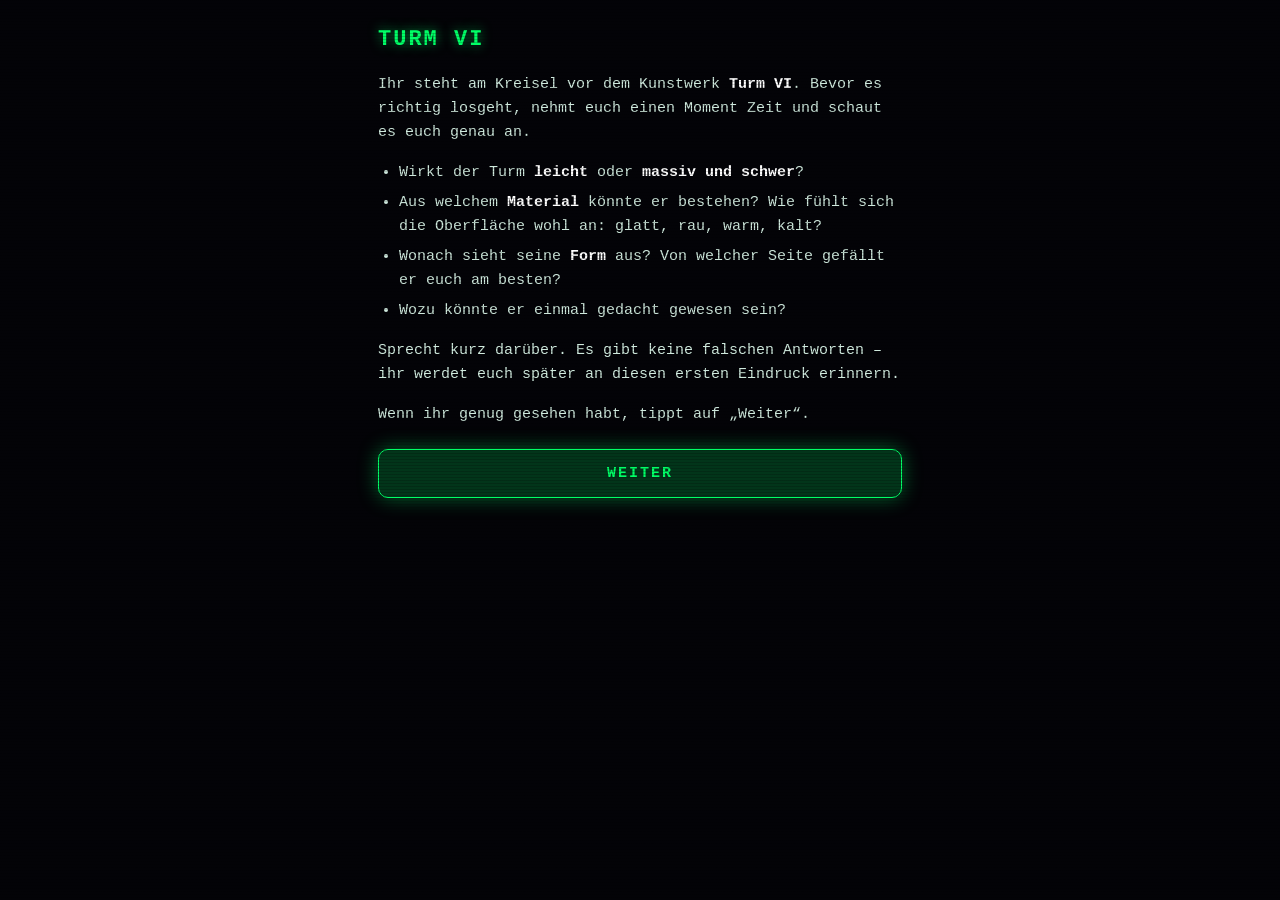
<file: index.html>
<!DOCTYPE html>
<html lang="de">
<head>
  <meta charset="UTF-8">
  <title>Schnitzeljagd</title>
  <meta name="viewport" content="width=device-width, initial-scale=1, viewport-fit=cover, user-scalable=no">
  <meta name="theme-color" content="#030307">
  <meta name="mobile-web-app-capable" content="yes">
  <meta name="apple-mobile-web-app-capable" content="yes">
  <meta name="apple-mobile-web-app-status-bar-style" content="black-translucent">
  <meta name="apple-mobile-web-app-title" content="Schnitzeljagd">

  <style>
    :root {
      --bg: #030307;
      --green: #00ff66;
      --cyan: #00f0ff;
      --red: #ff3b5c;
      --muted: #4f7a68;
    }
    * { box-sizing: border-box; margin: 0; padding: 0; -webkit-tap-highlight-color: transparent; }
    [hidden] { display: none !important; }

    html, body {
      height: 100%;
      background: var(--bg);
      color: var(--green);
      font-family: "Courier New", ui-monospace, Menlo, Consolas, monospace;
      overflow: hidden;
      overscroll-behavior: none;
      touch-action: manipulation;
    }
    body {
      height: 100dvh;
      padding: calc(env(safe-area-inset-top) + 12px) 16px calc(env(safe-area-inset-bottom) + 14px);
      user-select: none;
      -webkit-user-select: none;
    }
    /* feine Scanlines */
    body::after {
      content: "";
      position: fixed; inset: 0;
      pointer-events: none;
      background: repeating-linear-gradient(to bottom, rgba(0, 0, 0, 0.18) 0 1px, transparent 1px 3px);
      z-index: 50;
    }

    #view { height: 100%; display: flex; flex-direction: column; }

    button {
      font: inherit; cursor: pointer; color: var(--green);
      background: rgba(0, 255, 102, 0.10);
      border: 1px solid var(--green); border-radius: 10px;
      padding: 15px 14px; width: 100%;
      font-size: 15px; font-weight: bold; letter-spacing: 2px;
    }
    button:active { transform: scale(0.98); }
    button:disabled, button:disabled.go { opacity: 0.55; cursor: not-allowed; color: #5f7168; border: 1px dashed #34443d; background: rgba(255, 255, 255, 0.03); box-shadow: none; animation: none; }
    .go { background: rgba(0, 255, 102, 0.2); box-shadow: 0 0 20px rgba(0, 255, 102, 0.4); animation: breathe 2s ease-in-out infinite; }
    @keyframes breathe { 50% { box-shadow: 0 0 34px rgba(0, 255, 102, 0.7); } }
    @keyframes blink { 50% { opacity: 0.2; } }

    /* ---------- Modul „locate“ (Radar) ---------- */
    .stage { flex: 1; min-height: 0; }
    .stage canvas { display: block; width: 100%; height: 100%; }
    .bottom { text-align: center; padding-top: 6px; }
    .dist {
      font-size: clamp(22px, 7.5vw, 34px);
      font-weight: bold;
      letter-spacing: 2px;
      color: var(--cyan);
      text-shadow: 0 0 14px rgba(0, 240, 255, 0.65);
      font-variant-numeric: tabular-nums;
    }
    .note { margin-top: 6px; min-height: 1.3em; font-size: 12px; letter-spacing: 1px; color: var(--muted); }
    .note.err { color: var(--red); }
    .dots { display: flex; justify-content: center; gap: 8px; margin: 8px 0 10px; }
    .dots i { width: 9px; height: 9px; border-radius: 50%; border: 1px solid var(--green); opacity: 0.45; }
    .dots i.done { background: var(--green); opacity: 1; }
    .dots i.now { border-color: var(--cyan); opacity: 1; animation: blink 1s steps(2) infinite; }

    /* ---------- Seiten (Module „info“, „password“, „end“) ---------- */
    .scroller { position: fixed; inset: 0; z-index: 20; background: var(--bg); overflow-y: auto; -webkit-overflow-scrolling: touch; user-select: text; -webkit-user-select: text; }
    .page { max-width: 560px; margin: 0 auto; padding: calc(env(safe-area-inset-top) + 22px) 18px calc(env(safe-area-inset-bottom) + 28px); display: flex; flex-direction: column; gap: 22px; }

    /* ---------- Markdown-Inhalte (content/*.md) ---------- */
    .md { color: #cfe9dd; font-size: 15px; line-height: 1.6; display: flex; flex-direction: column; gap: 16px; }
    .md.loading { color: var(--muted); letter-spacing: 2px; }
    .md.error { color: var(--red); }
    .md h1 { font-size: 22px; letter-spacing: 2px; color: var(--green); text-shadow: 0 0 12px rgba(0, 255, 102, 0.6); }
    .md h2 { font-size: 18px; letter-spacing: 1px; color: var(--cyan); }
    .md h3, .md h4 { font-size: 15px; color: var(--cyan); }
    .md strong { color: #fff; }
    .md em { color: var(--cyan); font-style: italic; }
    .md a { color: var(--cyan); }
    .md img { display: block; width: 100%; height: auto; aspect-ratio: 16 / 9; object-fit: cover; border-radius: 8px; border: 1px solid var(--green); }
    .md ul, .md ol { padding-left: 1.4em; display: flex; flex-direction: column; gap: 6px; }
    .md blockquote { padding: 10px 14px; border-left: 3px solid var(--cyan); background: rgba(0, 240, 255, 0.06); }
    .md code { font-family: inherit; background: rgba(0, 255, 102, 0.1); padding: 1px 5px; border-radius: 4px; }
    .md pre { overflow-x: auto; padding: 10px; border: 1px solid var(--muted); border-radius: 8px; }
    .md hr { border: 0; border-top: 1px solid var(--muted); }

    /* ---------- Gestörter Text (garble) und Hinweiskasten ---------- */
    .md.garbled { color: #9fb5ab; text-shadow: 2px 0 rgba(255, 59, 92, 0.55), -2px 0 rgba(0, 240, 255, 0.55); animation: jitter 0.5s steps(2) infinite; }
    .md.garbled img { filter: blur(5px) contrast(1.4) hue-rotate(70deg); }
    @keyframes jitter { 0% { transform: translateX(0); } 25% { transform: translateX(-2px); } 50% { transform: translateX(1px); } 75% { transform: translateX(2px); } }
    .md.hintbox { padding: 12px 14px; font-size: 14px; border: 1px solid var(--red); border-radius: 10px; background: rgba(255, 59, 92, 0.08); gap: 10px; }
    .md.hintbox strong { color: var(--red); }
    .md.leadbox { padding: 12px 14px; font-size: 14px; border: 1px solid var(--green); border-radius: 10px; background: rgba(0, 255, 102, 0.08); }
    .md.leadbox strong { color: var(--green); }

    /* ---------- Modul „sky“ (Sternenhimmel, Route malen) ---------- */
    .sky-screen { position: fixed; inset: 0; z-index: 20; background: #02030c; overflow: hidden; }
    .sky-screen canvas { position: absolute; inset: 0; width: 100%; height: 100%; display: block; touch-action: none; cursor: grab; }
    .sky-top { position: absolute; top: calc(env(safe-area-inset-top) + 10px); left: 12px; right: 12px; display: flex; align-items: center; gap: 10px; pointer-events: none; }
    .sky-top .back { width: auto; padding: 9px 12px; font-size: 12px; letter-spacing: 1px; color: var(--muted); border-color: #25463a; background: rgba(2, 3, 10, 0.7); pointer-events: auto; }
    .sky-hint { flex: 1; text-align: center; font-size: 11px; line-height: 1.45; letter-spacing: 1px; color: var(--cyan); padding: 7px 10px; border-radius: 8px; background: rgba(2, 3, 10, 0.62); }
    .sky-bar { position: absolute; left: 12px; right: 12px; bottom: calc(env(safe-area-inset-bottom) + 12px); display: flex; flex-direction: column; gap: 8px; }
    .sky-mode { display: flex; border: 1px solid var(--green); border-radius: 10px; overflow: hidden; background: rgba(2, 3, 10, 0.78); }
    .sky-mode button { flex: 1; border: 0; border-radius: 0; background: transparent; padding: 11px 8px; font-size: 13px; letter-spacing: 2px; color: #7fd9a4; }
    .sky-mode button.on { background: rgba(0, 255, 102, 0.3); color: #fff; box-shadow: inset 0 0 14px rgba(0, 255, 102, 0.45); text-shadow: 0 0 8px rgba(0, 255, 102, 0.8); }
    .sky-mode button:disabled { border: 0; opacity: 0.5; cursor: not-allowed; }
    .sky-mode button.on:disabled { box-shadow: none; text-shadow: none; }
    .sky-actions { display: flex; gap: 8px; }
    .sky-actions { flex-wrap: wrap; }
    .sky-actions button { flex: 1 1 0; width: auto; min-width: 0; padding: 12px 6px; font-size: 12px; letter-spacing: 0.5px; }
    .sky-actions button.go { flex: 2 1 0; }
    .sky-actions button.ghost { color: #d6ffe6; border-color: var(--green); background: rgba(0, 255, 102, 0.12); }
    .sky-actions button:disabled, .sky-actions button.ghost:disabled, .sky-actions button.go:disabled { color: #5f7168; border: 1px dashed #34443d; background: rgba(2, 3, 10, 0.78); box-shadow: none; animation: none; opacity: 0.6; }

    /* ---------- Eigenes Bestätigungsfenster ---------- */
    .modal { position: fixed; inset: 0; z-index: 40; display: flex; align-items: center; justify-content: center; padding: 20px; background: rgba(3, 3, 7, 0.82); animation: fadeIn 0.2s ease-out; }
    @keyframes fadeIn { from { opacity: 0; } }
    .modal-box { width: min(100%, 420px); display: flex; flex-direction: column; gap: 14px; padding: 20px 18px; background: #07100c; border: 1px solid var(--green); border-radius: 14px; box-shadow: 0 0 36px rgba(0, 255, 102, 0.35); user-select: text; -webkit-user-select: text; }
    .modal-box h2 { font-size: 17px; letter-spacing: 2px; color: var(--green); text-shadow: 0 0 10px rgba(0, 255, 102, 0.5); }
    .modal-box p { font-size: 14px; line-height: 1.55; color: #cfe9dd; }
    .modal-actions { display: flex; flex-direction: column; gap: 10px; margin-top: 4px; }
    button.ghost { color: var(--muted); border-color: #25463a; background: transparent; }

    /* ---------- Modul „dialog“ (Sätze in die richtige Reihenfolge bringen) ---------- */
    .dlg-screen {
      position: fixed; inset: 0; z-index: 20; background: var(--bg); overflow: hidden;
      display: flex; flex-direction: column; gap: 10px;
      padding: calc(env(safe-area-inset-top) + 12px) 14px calc(env(safe-area-inset-bottom) + 14px);
    }
    .dlg-top { display: flex; align-items: center; gap: 12px; }
    .dlg-title { flex: 1; text-align: center; font-size: 14px; letter-spacing: 3px; color: var(--cyan); }
    .dlg-top .back { width: auto; padding: 9px 12px; font-size: 12px; letter-spacing: 1px; color: var(--muted); border-color: #25463a; background: transparent; }
    .dlg-fails { display: flex; justify-content: center; align-items: center; gap: 8px; font-size: 11px; letter-spacing: 2px; color: var(--muted); }
    .dlg-fails i { width: 12px; height: 12px; border-radius: 50%; border: 1px solid var(--red); }
    .dlg-fails i.on { background: var(--red); box-shadow: 0 0 8px var(--red); }
    .dlg-list { flex: 1; min-height: 0; position: relative; overflow-y: auto; -webkit-overflow-scrolling: touch; list-style: none; display: flex; flex-direction: column; gap: 8px; padding: 2px; touch-action: pan-y; }
    .dlg-item { display: flex; align-items: stretch; gap: 8px; padding: 8px 8px 8px 4px; border: 1px solid #1d3a2d; border-left-width: 4px; border-radius: 10px; background: rgba(0, 28, 14, 0.55); }
    .dlg-item[data-who="1"] { border-left-color: var(--green); }
    .dlg-item[data-who="2"] { border-left-color: var(--cyan); }
    .dlg-item.drag { position: relative; z-index: 5; background: #0b1c14; box-shadow: 0 0 18px rgba(0, 255, 102, 0.55); }
    .dlg-item.ok { border-color: var(--green); }
    .dlg-handle { width: 34px; flex-shrink: 0; display: flex; align-items: center; justify-content: center; font-size: 22px; color: var(--muted); cursor: grab; touch-action: none; user-select: none; -webkit-user-select: none; }
    .dlg-body { flex: 1; min-width: 0; display: flex; flex-direction: column; gap: 3px; font-size: 14px; line-height: 1.35; color: #cfe9dd; }
    .dlg-chip { font-size: 10px; letter-spacing: 2px; color: var(--green); }
    .dlg-item[data-who="2"] .dlg-chip { color: var(--cyan); }
    .dlg-move { display: flex; flex-direction: column; justify-content: center; gap: 4px; }
    .dlg-move button { width: 34px; height: 28px; padding: 0; border-radius: 6px; font-size: 12px; letter-spacing: 0; color: var(--muted); border-color: #25463a; background: transparent; }
    .dlg-lang { display: flex; border: 1px solid var(--green); border-radius: 10px; overflow: hidden; }
    .dlg-lang button { flex: 1; border: 0; border-radius: 0; background: transparent; padding: 11px 8px; font-size: 13px; letter-spacing: 2px; color: var(--muted); }
    .dlg-lang button.on { background: rgba(0, 255, 102, 0.22); color: #fff; }
    .dlg-screen .feedback { min-height: 2.6em; }

    /* ---------- Modul „password“ ---------- */
    form { display: flex; flex-direction: column; gap: 12px; }
    .field {
      width: 100%; font: inherit; font-size: 18px; letter-spacing: 2px; text-align: center;
      color: var(--green); background: #07100c; caret-color: var(--green);
      border: 1px solid var(--green); border-radius: 10px; padding: 15px 12px; outline: none;
    }
    .field:focus { box-shadow: 0 0 18px rgba(0, 255, 102, 0.45); }
    .field::placeholder { color: var(--muted); }
    .feedback { min-height: 1.4em; text-align: center; font-size: 13px; letter-spacing: 1px; color: var(--muted); }
    .feedback.err { color: var(--red); }
    .feedback.ok { color: var(--green); }
    .shake { animation: shake 0.4s; }

    .md img { cursor: zoom-in; }
    .lightbox { position: fixed; inset: 0; z-index: 45; display: flex; flex-direction: column; align-items: center; justify-content: center; gap: 12px; padding: 12px; background: rgba(2, 3, 8, 0.96); animation: fadeIn 0.2s ease-out; }
    .lightbox img { max-width: 100%; max-height: calc(100% - 40px); object-fit: contain; border-radius: 6px; }
    .lightbox div { font-size: 11px; letter-spacing: 2px; color: var(--muted); }

    /* Notizzettel (Modul „password“ mit noteMd): schräg, mit Klebestreifen */
    .paper { position: relative; align-self: center; width: 92%; margin: 6px 0 4px; padding: 20px 18px 16px; transform: rotate(-2.4deg); background: #f3e9a8; color: #2b2410; font-family: "Segoe Print", "Bradley Hand", "Comic Sans MS", "Chalkboard SE", cursive; font-size: 15px; line-height: 1.55; border-radius: 3px; box-shadow: 0 6px 18px rgba(0, 0, 0, 0.6), 0 0 0 1px rgba(0, 0, 0, 0.2); user-select: text; -webkit-user-select: text; }
    .paper::before { content: ""; position: absolute; top: -11px; left: 50%; width: 84px; height: 22px; margin-left: -42px; transform: rotate(3deg); background: rgba(255, 255, 255, 0.35); box-shadow: 0 1px 3px rgba(0, 0, 0, 0.3); }
    .paper p, .paper ol, .paper ul { margin: 0 0 6px; }
    .paper ol, .paper ul { padding-left: 1.3em; }
    .paper strong { color: #7a1d1d; }

    /* ---------- Module „choice“ und „estimate“ ---------- */
    .opts { display: flex; flex-direction: column; gap: 10px; }
    .opt { display: flex; align-items: center; gap: 12px; text-align: left; padding: 14px; font-weight: normal; letter-spacing: 1px; color: #d6ffe6; background: rgba(0, 255, 102, 0.06); }
    .opt::before { content: ""; flex: none; width: 16px; height: 16px; border-radius: 50%; border: 2px solid var(--green); }
    .opt[aria-pressed="true"] { background: rgba(0, 255, 102, 0.28); color: #fff; box-shadow: 0 0 16px rgba(0, 255, 102, 0.5), inset 0 0 0 1px var(--green); }
    .opt[aria-pressed="true"]::before { background: var(--green); box-shadow: 0 0 8px var(--green); }
    .opt:disabled, .opt:disabled::before { opacity: 1; }
    .opt.right:disabled { color: #fff; border: 1px solid var(--green); background: rgba(0, 255, 102, 0.35); }
    .opt.wrong:disabled { color: #fff; border: 1px solid var(--red); background: rgba(255, 59, 92, 0.25); }
    .opt.wrong:disabled::before { background: var(--red); border-color: var(--red); }
    .opt:disabled:not(.right):not(.wrong) { color: #5f7168; border: 1px dashed #34443d; background: rgba(255, 255, 255, 0.03); box-shadow: none; }
    .est-hist { list-style: none; display: flex; flex-direction: column; gap: 6px; font-size: 13px; letter-spacing: 1px; color: var(--muted); }
    .est-hist li { padding: 8px 10px; border: 1px solid #25463a; border-radius: 8px; }
    /* Modul „audio“ */
    .aud-sticky { position: sticky; top: 0; z-index: 5; display: flex; flex-direction: column; gap: 8px; padding: 10px 0 8px; margin: -10px 0 -8px; background: var(--bg); }
    .aud-panel { display: flex; flex-direction: column; gap: 12px; padding: 14px; border: 1px solid #1f5a3f; border-radius: 12px; background: rgba(0, 255, 102, 0.04); }
    .aud-scope { display: block; width: 100%; height: 56px; border-radius: 8px; background: rgba(0, 0, 0, 0.45); border: 1px solid #14402c; }
    .aud-meter { display: flex; align-items: center; gap: 10px; }
    .aud-bar { flex: 1; height: 12px; border-radius: 6px; border: 1px solid #1f5a3f; background: rgba(0, 0, 0, 0.5); overflow: hidden; }
    .aud-fill { height: 100%; width: 0; background: linear-gradient(90deg, #ff3b5c, #ffb300 55%, #00f0ff); transition: width 0.25s; }
    .aud-fill.clear { background: var(--green); box-shadow: 0 0 12px var(--green); }
    .aud-meter-text { flex: none; min-width: 9.5em; text-align: right; font-size: 12px; letter-spacing: 1px; color: var(--cyan); }
    .aud-transport { display: flex; gap: 8px; }
    .aud-transport button { flex: 1 1 0; width: auto; padding: 13px 6px; font-size: 13px; letter-spacing: 1px; }
    .aud-transport button:nth-child(2) { flex: 2 1 0; }
    .aud-time { text-align: center; font-size: 12px; letter-spacing: 2px; color: var(--muted); }
    .aud-range { -webkit-appearance: none; appearance: none; width: 100%; height: 34px; margin: 0; background: transparent; cursor: pointer; touch-action: pan-y; --a: 0%; --b: 0%; }
    .aud-range:focus { outline: none; }
    .aud-range::-webkit-slider-runnable-track { height: 10px; border-radius: 5px; border: 1px solid #1f5a3f; background: linear-gradient(to right, transparent 0 var(--a), var(--green) var(--a) var(--b), transparent var(--b) 100%), #0a1f16; box-shadow: inset 0 0 6px rgba(0, 0, 0, 0.6); }
    .aud-range::-moz-range-track { height: 10px; border-radius: 5px; border: 1px solid #1f5a3f; background: linear-gradient(to right, transparent 0 var(--a), var(--green) var(--a) var(--b), transparent var(--b) 100%), #0a1f16; }
    .aud-range.bipolar::-webkit-slider-runnable-track { background: linear-gradient(rgba(207, 233, 221, 0.8), rgba(207, 233, 221, 0.8)) 50% 50% / 2px 100% no-repeat, linear-gradient(to right, transparent 0 var(--a), var(--green) var(--a) var(--b), transparent var(--b) 100%), #0a1f16; }
    .aud-range.bipolar::-moz-range-track { background: linear-gradient(rgba(207, 233, 221, 0.8), rgba(207, 233, 221, 0.8)) 50% 50% / 2px 100% no-repeat, linear-gradient(to right, transparent 0 var(--a), var(--green) var(--a) var(--b), transparent var(--b) 100%), #0a1f16; }
    .aud-range::-webkit-slider-thumb { -webkit-appearance: none; appearance: none; width: 26px; height: 26px; margin-top: -9px; border-radius: 50%; border: 3px solid var(--green); background: radial-gradient(circle, #d6ffe6 0 28%, #07100c 32%); box-shadow: 0 0 12px rgba(0, 255, 102, 0.8); }
    .aud-range::-moz-range-thumb { width: 20px; height: 20px; border-radius: 50%; border: 3px solid var(--green); background: radial-gradient(circle, #d6ffe6 0 28%, #07100c 32%); box-shadow: 0 0 12px rgba(0, 255, 102, 0.8); }
    .aud-range:active::-webkit-slider-thumb { box-shadow: 0 0 18px rgba(0, 255, 102, 1); transform: scale(1.1); }
    .aud-range:disabled { opacity: 0.4; cursor: not-allowed; }
    .aud-knobs { display: flex; flex-direction: column; gap: 6px; }
    .aud-dir { padding: 12px; font-size: 14px; background: rgba(0, 240, 255, 0.08); color: var(--cyan); border-color: var(--cyan); }
    .aud-dir.on { background: rgba(0, 240, 255, 0.28); color: #fff; box-shadow: 0 0 14px rgba(0, 240, 255, 0.5); }
    .aud-row { display: grid; grid-template-columns: 5.2em 1fr 4.6em; align-items: center; gap: 8px; font-size: 12px; letter-spacing: 1px; color: #cfe9dd; }
    .aud-val { text-align: right; color: var(--green); }

    /* Galgenmännchen */
    .hang-fig { width: 100%; max-width: 135px; height: auto; align-self: center; fill: none; stroke: var(--green); stroke-width: 4; stroke-linecap: round; stroke-linejoin: round; filter: drop-shadow(0 0 5px rgba(0, 255, 102, 0.7)); }
    .hang-gallows { stroke: #3d7a5c; filter: none; }
    .hang-part { transition: opacity 0.35s; }
    .hang-fig.dead { stroke: var(--red); filter: drop-shadow(0 0 6px rgba(255, 59, 92, 0.8)); }
    .hang-count { text-align: center; font-size: 12px; letter-spacing: 2px; color: var(--muted); margin-top: -10px; }
    .hang-word { display: flex; flex-wrap: wrap; justify-content: center; gap: 8px 22px; font-size: 24px; font-weight: bold; color: #fff; }
    .hang-w { display: flex; gap: 5px; }
    .hang-ch { display: inline-block; min-width: 1.05em; height: 1.35em; line-height: 1.3; text-align: center; border-bottom: 3px solid var(--green); text-shadow: 0 0 10px rgba(0, 255, 102, 0.8); }
    .hang-keys { display: grid; grid-template-columns: repeat(7, 1fr); gap: 6px; }
    .hang-keys .key { padding: 9px 0; font-size: 15px; letter-spacing: 0; }
    .hang-keys .key.hit:disabled { color: #fff; border: 1px solid var(--green); background: rgba(0, 255, 102, 0.35); opacity: 1; }
    .hang-keys .key.miss:disabled { color: #ff9aaa; border: 1px solid var(--red); background: rgba(255, 59, 92, 0.18); opacity: 1; text-decoration: line-through; }
    .est-hist li.far { color: var(--red); border-color: rgba(255, 59, 92, 0.5); }
    @keyframes shake { 25% { transform: translateX(-8px); } 75% { transform: translateX(8px); } }

    /* ---------- Modul „memory“ (Aufgabe) ---------- */
    /* Die Seite füllt den ganzen Bildschirm, nichts scrollt; das Raster wird per Skript so groß wie möglich */
    .mem-screen {
      position: fixed; inset: 0; z-index: 20; background: var(--bg); overflow: hidden;
      display: flex; flex-direction: column; gap: 10px;
      padding: calc(env(safe-area-inset-top) + 12px) 16px calc(env(safe-area-inset-bottom) + 14px);
    }
    .mem-top { display: flex; align-items: center; gap: 12px; }
    .mem-title { flex: 1; text-align: center; font-size: 14px; letter-spacing: 3px; color: var(--cyan); }
    .mem-top .back { width: auto; padding: 9px 12px; font-size: 12px; letter-spacing: 1px; color: var(--muted); border-color: #25463a; background: transparent; }
    .mem-screen .dots { margin: 0; }
    .mem-screen .feedback { min-height: 1.4em; }
    .mem-stage { flex: 1; min-height: 0; display: flex; align-items: center; justify-content: center; }
    .mem-grid {
      display: grid; grid-template-columns: repeat(var(--n, 5), 1fr); grid-template-rows: repeat(var(--n, 5), 1fr);
      gap: 10px; padding: 14px; border: 1px solid var(--green); border-radius: 12px; background: rgba(0, 28, 14, 0.5);
    }
    .mem-cell {
      width: 100%; height: 100%; padding: 0; border-radius: 50%;
      border: 2px solid rgba(0, 240, 255, 0.4); background: rgba(0, 240, 255, 0.05);
      transition: background 0.12s, box-shadow 0.12s, border-color 0.12s;
    }
    .mem-cell:disabled { opacity: 1; cursor: default; }
    .mem-cell.lit { background: var(--cyan); border-color: var(--cyan); box-shadow: 0 0 20px var(--cyan); }
    .mem-cell.ok { background: var(--green); border-color: var(--green); box-shadow: 0 0 16px var(--green); }
    .mem-cell.bad { background: var(--red); border-color: var(--red); box-shadow: 0 0 16px var(--red); }
    .mem-cell.miss { border-color: var(--cyan); box-shadow: 0 0 12px var(--cyan); }

    /* ---------- Modul „end“ ---------- */
    .end .page { text-align: center; min-height: 100%; justify-content: center; }
    .end .md h1 { font-size: clamp(28px, 9vw, 44px); letter-spacing: 5px; animation: glow 2s ease-in-out infinite alternate; }
    .end .md strong { color: var(--cyan); letter-spacing: 3px; font-size: 13px; }
    @keyframes glow { to { text-shadow: 0 0 22px var(--green), 0 0 44px var(--cyan); } }
  </style>
</head>
<body>
  <div id="view"></div>

  <script src="steps.js"></script>
  <script src="markdown.js"></script>
  <script src="core.js"></script>
  <script src="modules/common.js"></script>
  <script src="modules/info.js"></script>
  <script src="modules/end.js"></script>
  <script src="modules/password.js"></script>
  <script src="modules/choice.js"></script>
  <script src="modules/estimate.js"></script>
  <script src="modules/hangman.js"></script>
  <script src="modules/locate.js"></script>
  <script src="modules/memory.js"></script>
  <script src="modules/dialog.js"></script>
  <script src="modules/sky.js"></script>
  <script src="modules/audio.js"></script>
  <script>startApp();</script>
</body>
</html>
</file>
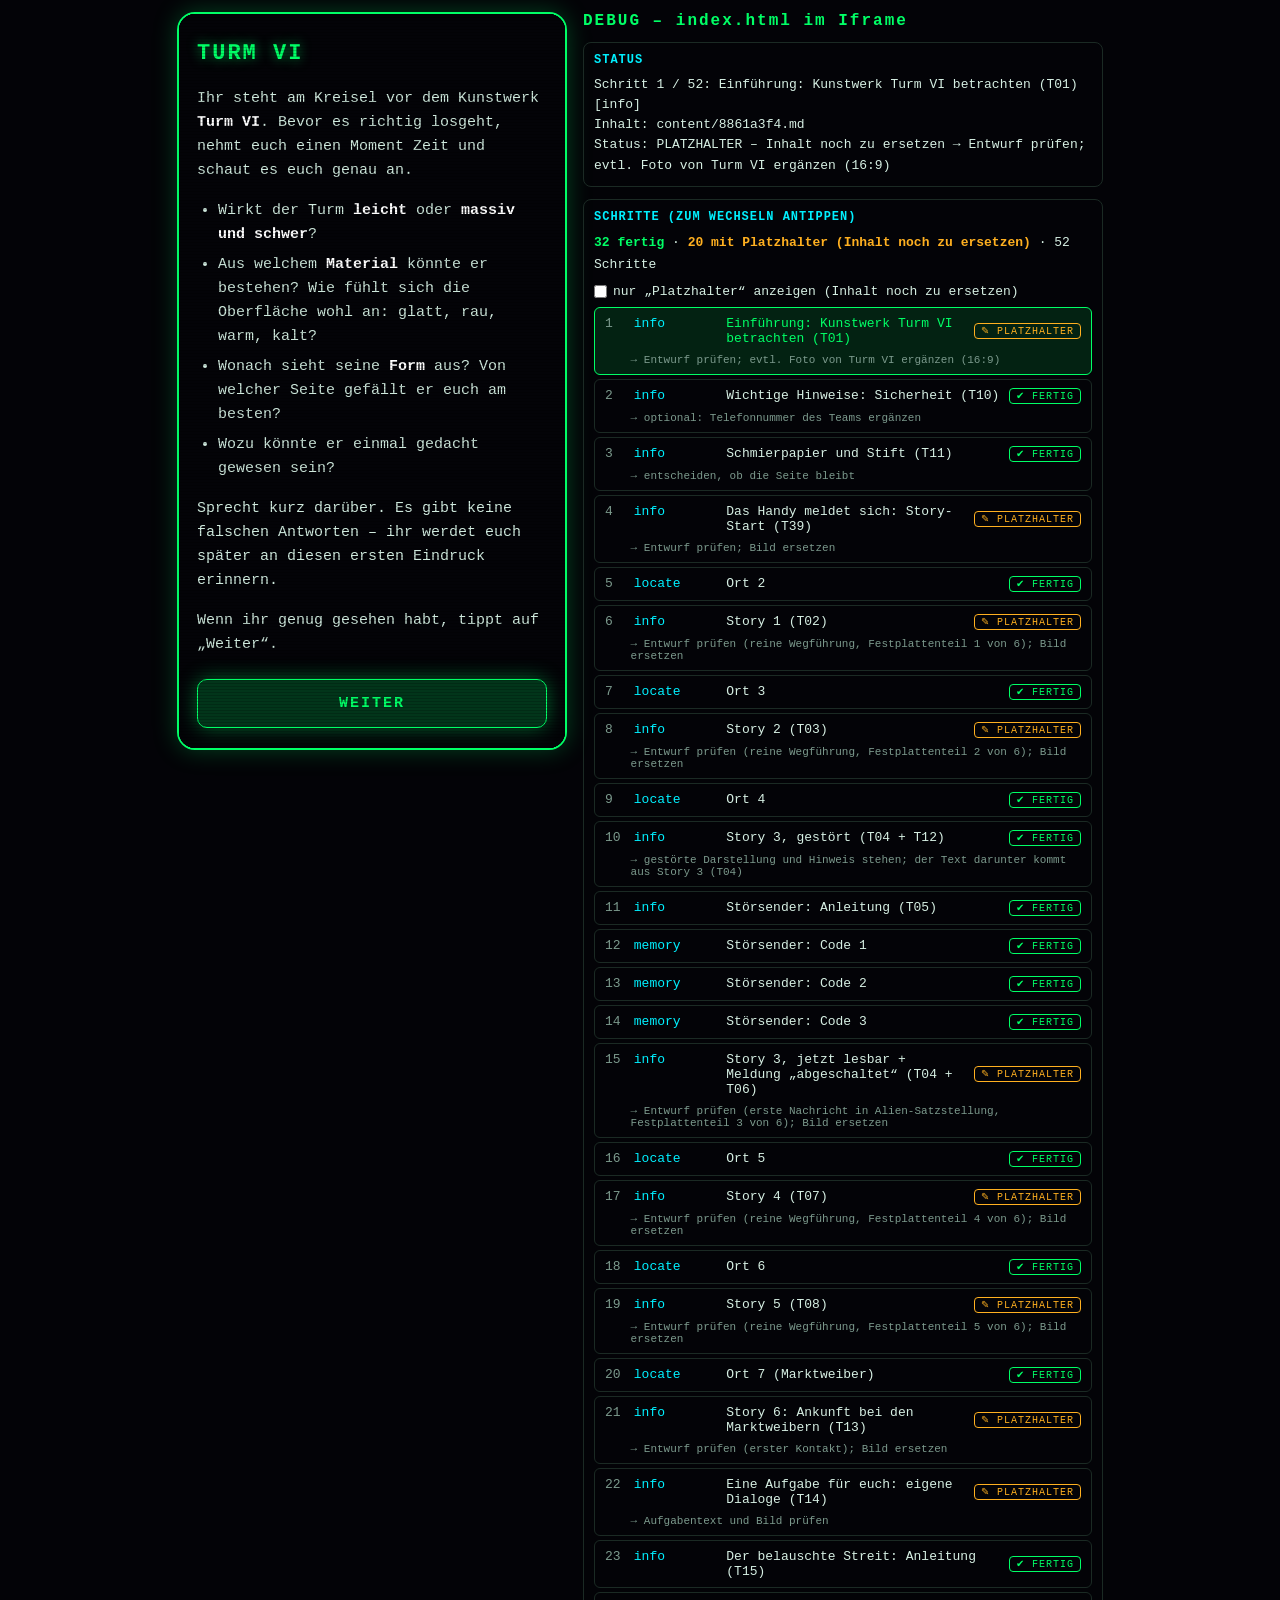
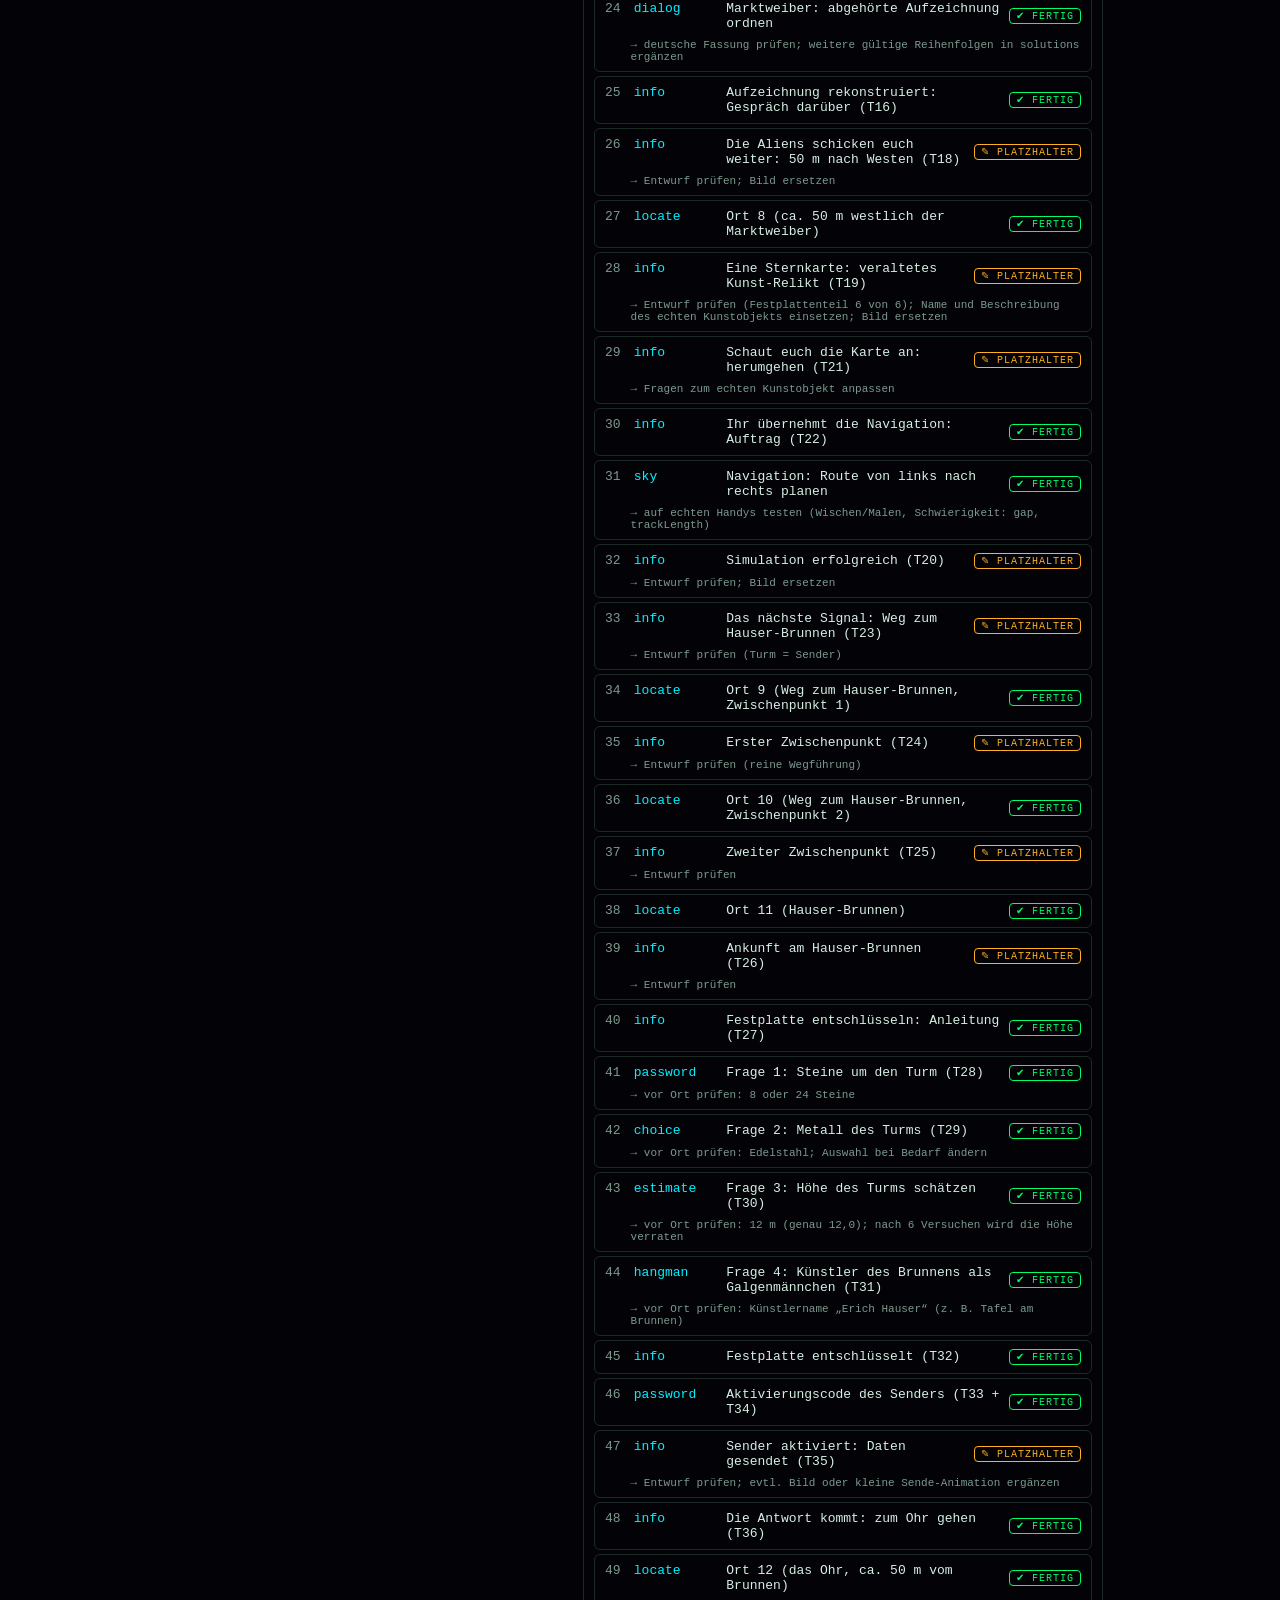
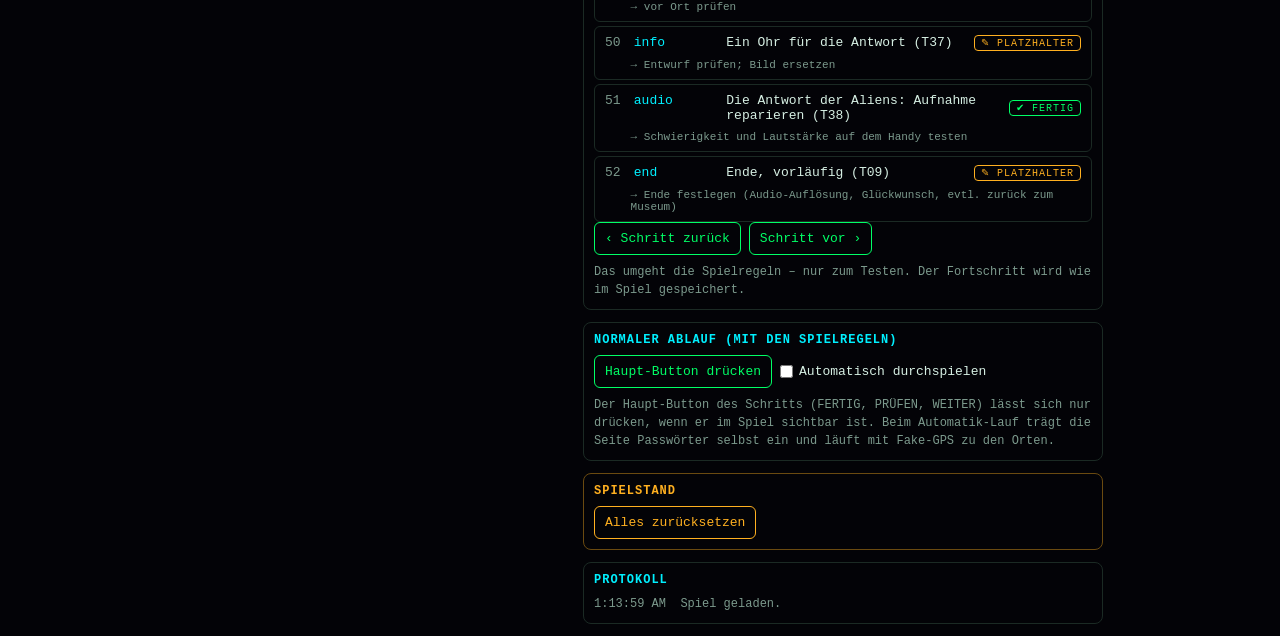
<file: debug.html>
<!DOCTYPE html>
<html lang="de">
<head>
  <meta charset="UTF-8">
  <title>Debug</title>
  <meta name="viewport" content="width=device-width, initial-scale=1">
  <meta name="theme-color" content="#030307">
  <meta name="robots" content="noindex">

  <style>
    :root { --bg: #030307; --green: #00ff66; --cyan: #00f0ff; --red: #ff3b5c; --amber: #ffb020; --muted: #7c9a8d; --line: #1b2a24; }
    * { box-sizing: border-box; margin: 0; padding: 0; }
    html, body { background: var(--bg); color: #d6efe3; font-family: "Courier New", ui-monospace, Menlo, Consolas, monospace; font-size: 13px; }

    .wrap { display: flex; flex-wrap: wrap; gap: 16px; justify-content: center; align-items: flex-start; padding: 12px; }
    .phone { width: 390px; max-width: 100%; height: min(800px, 82vh); border: 2px solid var(--green); border-radius: 18px; overflow: hidden; background: #000; box-shadow: 0 0 24px rgba(0, 255, 102, 0.25); }
    iframe { width: 100%; height: 100%; border: 0; display: block; }

    .panel { flex: 1 1 340px; max-width: 520px; display: flex; flex-direction: column; gap: 12px; }
    h1 { font-size: 16px; color: var(--green); letter-spacing: 2px; }
    h2 { font-size: 12px; color: var(--cyan); letter-spacing: 1px; margin-bottom: 8px; text-transform: uppercase; }
    section { border: 1px solid var(--line); border-radius: 8px; padding: 10px; }
    section.warn { border-color: #6a4a10; }
    section.warn h2 { color: var(--amber); }

    .row { display: flex; flex-wrap: wrap; gap: 8px; align-items: center; }
    .row + .row { margin-top: 8px; }
    button { font: inherit; color: var(--green); background: transparent; border: 1px solid var(--green); border-radius: 6px; padding: 8px 10px; cursor: pointer; }
    button:active { background: rgba(0, 255, 102, 0.15); }
    button.danger { color: var(--amber); border-color: var(--amber); }
    label { display: inline-flex; align-items: center; gap: 6px; color: #d6efe3; }
    input[type="number"] { font: inherit; width: 72px; background: #0a0f0d; color: var(--green); border: 1px solid var(--line); border-radius: 4px; padding: 5px; }
    input[type="range"] { flex: 1; min-width: 120px; accent-color: var(--green); }

    .steps { display: flex; flex-direction: column; gap: 4px; }
    .steps button { text-align: left; display: flex; gap: 8px; border-color: var(--line); color: #d6efe3; }
    .steps button .no { color: var(--muted); min-width: 1.6em; }
    .steps button .ty { color: var(--cyan); min-width: 6.5em; }
    .steps button.now { border-color: var(--green); background: rgba(0, 255, 102, 0.12); color: var(--green); }
    .steps button.done .no::after { content: " ✔"; color: var(--green); }
    .steps button { flex-wrap: wrap; }
    .steps button .ti { flex: 1; min-width: 8em; }
    .steps button .todo { flex: 1 1 100%; padding-left: calc(1.6em + 8px); font-size: 11px; color: var(--muted); }
    .badge { font-size: 10px; letter-spacing: 1px; padding: 1px 6px; border-radius: 4px; border: 1px solid; white-space: nowrap; align-self: center; }
    .badge.fertig { color: var(--green); border-color: var(--green); }
    .badge.platzhalter { color: var(--amber); border-color: var(--amber); }
    .summary { margin-bottom: 8px; line-height: 1.7; }
    .summary b.f { color: var(--green); }
    .summary b.p { color: var(--amber); }

    pre { white-space: pre-wrap; line-height: 1.55; color: #d6efe3; }
    #log { max-height: 150px; overflow-y: auto; color: var(--muted); font-size: 12px; }
    .err { color: var(--red); }
    .hint { color: var(--muted); font-size: 12px; line-height: 1.5; }
  </style>
</head>
<body>
  <div class="wrap">
    <div class="phone">
      <iframe id="game" src="index.html" title="Spiel" allow="geolocation; accelerometer; gyroscope; magnetometer; screen-wake-lock"></iframe>
    </div>

    <aside class="panel">
      <h1>DEBUG – index.html im Iframe</h1>
      <p class="hint" id="problem" hidden></p>

      <section>
        <h2>Status</h2>
        <pre id="status">Lade …</pre>
      </section>

      <section>
        <h2>Schritte (zum Wechseln antippen)</h2>
        <p class="summary" id="stepsSummary"></p>
        <div class="row" style="margin: 0 0 8px"><label><input type="checkbox" id="onlyTodo"> nur „Platzhalter“ anzeigen (Inhalt noch zu ersetzen)</label></div>
        <div class="steps" id="steps"></div>
        <div class="row">
          <button type="button" id="prev">‹ Schritt zurück</button>
          <button type="button" id="fwd">Schritt vor ›</button>
        </div>
        <p class="hint" style="margin-top:8px">Das umgeht die Spielregeln – nur zum Testen. Der Fortschritt wird wie im Spiel gespeichert.</p>
      </section>

      <section>
        <h2>Normaler Ablauf (mit den Spielregeln)</h2>
        <div class="row">
          <button type="button" id="main">Haupt-Button drücken</button>
          <label><input type="checkbox" id="auto"> Automatisch durchspielen</label>
        </div>
        <p class="hint" style="margin-top:8px">Der Haupt-Button des Schritts (FERTIG, PRÜFEN, WEITER) lässt sich nur drücken, wenn er im Spiel sichtbar ist. Beim Automatik-Lauf trägt die Seite Passwörter selbst ein und läuft mit Fake-GPS zu den Orten.</p>
      </section>

      <section data-for="locate" hidden>
        <h2>Ort: Fake-GPS (überschreibt das echte GPS)</h2>
        <div class="row">
          <button type="button" id="tp">Zum Ort teleportieren</button>
          <button type="button" id="far">100 m davor</button>
          <button type="button" id="near">35 m davor</button>
          <button type="button" id="step">Schritt zum Ort</button>
        </div>
        <div class="row">
          <label>Schritt <input type="number" id="stepM" value="12" min="1" max="200"> m</label>
          <label>Genauigkeit <input type="number" id="acc" value="8" min="1" max="500"> m</label>
          <button type="button" id="real">Echtes GPS</button>
        </div>
        <div class="row">
          <label><input type="checkbox" id="compass"> Fake-Kompass</label>
          <input type="range" id="heading" min="0" max="359" value="0">
          <span id="headingVal">0°</span>
        </div>
      </section>

      <section data-for="password" hidden>
        <h2>Passwort</h2>
        <div class="row">
          <button type="button" id="fillRight">Richtiges Passwort eintragen</button>
          <button type="button" id="fillWrong">Falsches testen</button>
        </div>
        <p class="hint" style="margin-top:8px" id="answers"></p>
      </section>

      <section data-for="choice" hidden>
        <h2>Auswahlfrage</h2>
        <div class="row">
          <button type="button" id="chooseRight">Richtige Antwort wählen + prüfen</button>
          <button type="button" id="chooseWrong">Falsche Antwort wählen + prüfen</button>
        </div>
        <p class="hint" style="margin-top:8px" id="choiceAnswers"></p>
      </section>

      <section data-for="audio" hidden>
        <h2>Audio-Aufgabe</h2>
        <div class="row">
          <button type="button" id="audSolve">Richtig einstellen</button>
          <button type="button" id="audScramble">Verstellen</button>
          <button type="button" id="audPlay">Anhören</button>
          <button type="button" id="audPause">Pause</button>
        </div>
        <p class="hint" style="margin-top:8px" id="audInfo"></p>
      </section>

      <section data-for="hangman" hidden>
        <h2>Galgenmännchen</h2>
        <div class="row">
          <button type="button" id="hangSolve">Namen lösen</button>
          <button type="button" id="hangWrong">Falschen Buchstaben raten</button>
          <button type="button" id="hangFail">Figur fertig machen (6 Fehler)</button>
        </div>
        <p class="hint" style="margin-top:8px" id="hangInfo"></p>
      </section>

      <section data-for="estimate" hidden>
        <h2>Schätzfrage</h2>
        <div class="row">
          <button type="button" id="estRight">Richtige Zahl eintragen</button>
          <button type="button" id="estLow">Viel zu klein testen</button>
          <button type="button" id="estHigh">Viel zu groß testen</button>
        </div>
        <p class="hint" style="margin-top:8px" id="estAnswer"></p>
      </section>

      <section data-for="memory" hidden>
        <h2>Minispiel: Muster</h2>
        <div class="row">
          <button type="button" id="memSolve">Muster lösen</button>
          <button type="button" id="memWrong">Falsche Taste</button>
        </div>
        <p class="hint" style="margin-top:8px">Wirkt nur, solange das Eingabefeld frei ist (nach dem Blinken).</p>
      </section>

      <section data-for="dialog" hidden>
        <h2>Dialog-Aufgabe</h2>
        <div class="row">
          <button type="button" id="dlgSolve">Richtig sortieren + prüfen</button>
          <button type="button" id="dlgFail">Falsch prüfen</button>
        </div>
        <p class="hint" style="margin-top:8px">„Falsch prüfen“ dreimal hintereinander mischt alle Sätze neu.</p>
      </section>

      <section data-for="sky" hidden>
        <h2>Sternenhimmel</h2>
        <div class="row">
          <button type="button" id="skyDraw">Gültige Route malen</button>
          <button type="button" id="skyCrash">In Hindernis fliegen</button>
          <button type="button" id="skyTick">5 s vorspulen</button>
        </div>
        <p class="hint" style="margin-top:8px">Danach „Haupt-Button drücken“ (Simulation starten, später Weiter). Rückgängig, Löschen und die Betriebsarten bedienst du im Telefon-Fenster.</p>
      </section>

      <section class="warn">
        <h2>Spielstand</h2>
        <div class="row">
          <button type="button" id="reset" class="danger">Alles zurücksetzen</button>
        </div>
      </section>

      <section>
        <h2>Protokoll</h2>
        <pre id="log"></pre>
      </section>
    </aside>
  </div>

  <script>
  "use strict";

  /* ======================================================================
     debug.html – zeigt die index.html in einem Iframe (kein doppelter Code) und steuert sie
     von außen. Das geht, weil beide Seiten denselben Ursprung haben (über https:// oder
     http://localhost öffnen – als Datei (file://) verbietet der Browser den Zugriff).
     Die Schritte und ihre Reihenfolge kommen aus steps.js des Spiels; hier wird nichts nachgebaut.
     Neue Module funktionieren hier sofort mit Schrittliste, Zurück/Vor und Haupt-Button.
     ====================================================================== */

  const $ = (id) => document.getElementById(id);
  const frame = $("game");
  const M_PER_DEG = 111320;

  /* ---------- Zugriff auf das Spiel ---------- */
  function gameWindow() {
    try {
      const w = frame.contentWindow;
      void w.document;                      // wirft bei fremdem Ursprung
      return typeof w.goTo === "function" && w.document.getElementById("view") ? w : null;
    } catch (e) { return null; }
  }
  /** Code im Kontext des Spiels ausführen (kommt auch an dessen let/const heran) */
  function ev(code) {
    const w = gameWindow();
    if (!w) throw new Error("Spiel nicht bereit");
    return w.eval(code);
  }
  /** Zustand des Spiels als einfaches Objekt */
  function snapshot() {
    return JSON.parse(ev("JSON.stringify({" +
      "index: state.index, total: STEPS.length," +
      "steps: STEPS.map((s) => ({ id: s.id, type: s.type, title: s.title || s.id, status: s.status || 'platzhalter', todo: s.todo || '' }))," +
      "step: STEPS[state.index]," +
      "info: current && current.instance && current.instance.info ? current.instance.info() : null," +
      "pos: pos ? { acc: pos.acc, age: (Date.now() - pos.t) / 1000 } : null," +
      "heading: heading })"));
  }

  function log(msg, isError) {
    const el = $("log");
    const line = document.createElement("div");
    line.textContent = `${new Date().toLocaleTimeString()}  ${msg}`;
    if (isError) line.className = "err";
    el.prepend(line);
    while (el.childElementCount > 60) el.lastChild.remove();
  }
  function act(name, fn) {
    try { fn(); } catch (e) { log(`${name}: ${e.message}`, true); }
  }

  /* ---------- Schritte wechseln ---------- */
  function goTo(i) {
    const s = snapshot();
    const index = Math.min(Math.max(i, 0), s.total - 1);
    ev(`goTo(${index})`);
    log(`Schritt ${index + 1} „${s.steps[index].title}“ (${s.steps[index].type}).`);
  }
  $("prev").addEventListener("click", () => act("Zurück", () => goTo(snapshot().index - 1)));
  $("fwd").addEventListener("click", () => act("Vor", () => goTo(snapshot().index + 1)));

  /* ---------- Haupt-Button (normaler Ablauf) ---------- */
  function mainButton() {
    return [...gameWindow().document.querySelectorAll("#view .go")].find((b) => !b.disabled && b.getClientRects().length > 0) || null;
  }
  function pressMain() {
    const b = mainButton();
    if (!b) throw new Error("Es gibt gerade keinen drückbaren Haupt-Button (bei „Ort“: erst am Ort).");
    b.click();
    log(`Gedrückt: „${b.textContent.trim()}“.`);
  }
  $("main").addEventListener("click", () => act("Haupt-Button", pressMain));

  /* ---------- Geometrie & Fake-GPS ---------- */
  const mToLat = (m) => m / M_PER_DEG;
  function distM(a, b) {
    const dy = (b.lat - a.lat) * M_PER_DEG;
    const dx = (b.lng - a.lng) * M_PER_DEG * Math.cos((a.lat * Math.PI) / 180);
    return Math.hypot(dx, dy);
  }

  const fake = { active: false, lat: 0, lng: 0 };
  function sendFix() {
    const w = gameWindow();
    if (!w || !fake.active) return;
    w.onPosition({ coords: { latitude: fake.lat, longitude: fake.lng, accuracy: Number($("acc").value) || 8, heading: null, speed: 0 } });
  }
  function setFake(lat, lng) {
    fake.active = true; fake.lat = lat; fake.lng = lng;
    sendFix();
  }
  // Frische Fake-Messung, solange aktiv (sonst würde ein echtes GPS-Signal dazwischenfunken)
  setInterval(() => { try { sendFix(); } catch (e) { /* Spiel lädt gerade */ } }, 1000);

  function stepToward(t, meters) {
    const d = distM(fake, t);
    if (d < 0.5) return;
    const k = Math.min(meters, d) / d;
    setFake(fake.lat + (t.lat - fake.lat) * k, fake.lng + (t.lng - fake.lng) * k);
  }
  function locateStep() {
    const s = snapshot();
    if (s.step.type !== "locate") throw new Error("Der aktuelle Schritt ist kein Ort.");
    return s.step;
  }

  $("tp").addEventListener("click", () => act("Teleport", () => {
    const t = locateStep();
    setFake(t.lat, t.lng);
    log("Fake-GPS direkt am Ort.");
  }));
  $("far").addEventListener("click", () => act("100 m davor", () => {
    const t = locateStep();
    setFake(t.lat - mToLat(100), t.lng);
    log("Fake-GPS 100 m südlich vom Ort.");
  }));
  $("near").addEventListener("click", () => act("35 m davor", () => {
    const t = locateStep();
    setFake(t.lat - mToLat(35), t.lng);
    log("Fake-GPS 35 m südlich vom Ort (zwischen „Fast da“ und Ankunft).");
  }));
  $("step").addEventListener("click", () => act("Schritt", () => {
    const t = locateStep();
    if (!fake.active) setFake(t.lat - mToLat(100), t.lng);
    stepToward(t, Number($("stepM").value) || 12);
  }));
  $("real").addEventListener("click", () => { fake.active = false; log("Echtes GPS wird wieder genutzt."); });

  $("heading").addEventListener("input", () => { $("headingVal").textContent = `${$("heading").value}°`; });
  setInterval(() => {
    if (!$("compass").checked) return;
    try { ev(`setSensorHeading(${Number($("heading").value)})`); } catch (e) { /* Spiel lädt gerade */ }
  }, 100);

  /* ---------- Passwort ---------- */
  function fillPassword(text) {
    const doc = gameWindow().document;
    const input = doc.querySelector("#view input.field");
    const form = doc.querySelector("#view form");
    if (!input || !form) throw new Error("Der aktuelle Schritt hat kein Passwort-Feld.");
    input.value = text;
    form.requestSubmit();
  }
  $("fillRight").addEventListener("click", () => act("Passwort", () => {
    const answers = snapshot().step.answers || [];
    if (!answers.length) throw new Error("Für diesen Schritt ist kein Passwort hinterlegt.");
    fillPassword(answers[0]);
    log(`Passwort „${answers[0]}“ eingetragen.`);
  }));
  $("fillWrong").addEventListener("click", () => act("Passwort", () => { fillPassword("falsch-" + Date.now() % 1000); log("Falsches Passwort eingetragen."); }));

  /* ---------- Fragen: Auswahl und Schätzen ---------- */
  $("chooseRight").addEventListener("click", () => act("Auswahl", () => { ev("current.instance.debugPick(true)"); log("Richtige Antwort gewählt."); }));
  $("chooseWrong").addEventListener("click", () => act("Auswahl", () => { ev("current.instance.debugPick(false)"); log("Falsche Antwort gewählt."); }));
  const estimateTo = (factor) => act("Schätzen", () => {
    const a = snapshot().info.answer;
    ev(`current.instance.debugAnswer(${JSON.stringify(String((a * factor).toFixed(1)))})`);
    log(`Schätzung ${(a * factor).toFixed(1)} eingetragen.`);
  });
  $("audSolve").addEventListener("click", () => act("Audio", () => { ev("current.instance.debugSolve()"); log("Regler richtig eingestellt."); }));
  $("audScramble").addEventListener("click", () => act("Audio", () => { ev("current.instance.debugScramble()"); log("Regler verstellt."); }));
  $("audPlay").addEventListener("click", () => act("Audio", () => { ev("current.instance.debugPlay()"); log("Anhören."); }));
  $("audPause").addEventListener("click", () => act("Audio", () => { ev("current.instance.debugPause()"); log("Pause."); }));
  $("hangSolve").addEventListener("click", () => act("Galgenmännchen", () => { ev("current.instance.debugSolve()"); log("Namen gelöst."); }));
  $("hangWrong").addEventListener("click", () => act("Galgenmännchen", () => { ev("current.instance.debugGuess('Q')"); log("Falschen Buchstaben geraten."); }));
  $("hangFail").addEventListener("click", () => act("Galgenmännchen", () => { ev("current.instance.debugFail()"); log("Figur fertig gemacht."); }));
  $("estRight").addEventListener("click", () => estimateTo(1));
  $("estLow").addEventListener("click", () => estimateTo(0.4));
  $("estHigh").addEventListener("click", () => estimateTo(1.8));

  /* ---------- Minispiel ---------- */
  function memoryCells() { return [...gameWindow().document.querySelectorAll("#view .mem-cell")]; }
  function solveMemory() {
    const s = snapshot();
    if (!s.info || s.info.phase !== "input") throw new Error("Das Muster wird gerade gezeigt oder die Runde läuft nicht.");
    const cells = memoryCells();
    s.info.pattern.filter((i) => !s.info.found.includes(i)).forEach((i) => cells[i].click());
  }
  $("memSolve").addEventListener("click", () => act("Muster", () => { solveMemory(); log("Muster gelöst."); }));
  $("memWrong").addEventListener("click", () => act("Muster", () => {
    const s = snapshot();
    if (!s.info || s.info.phase !== "input") throw new Error("Das Muster wird gerade gezeigt oder die Runde läuft nicht.");
    const wrong = memoryCells().findIndex((c, i) => !s.info.pattern.includes(i));
    memoryCells()[wrong].click();
    log("Falsche Taste getippt.");
  }));

  /* ---------- Sternenhimmel ---------- */
  $("skyCrash").addEventListener("click", () => act("Sternenhimmel", () => { ev("current.instance.debugCrash()"); log("Route in ein Hindernis gesteuert."); }));
  $("skyTick").addEventListener("click", () => act("Sternenhimmel", () => { ev("current.instance.debugTick(5)"); log("5 Sekunden vorgespult."); }));
  $("skyDraw").addEventListener("click", () => act("Sternenhimmel", () => { ev("current.instance.debugDraw()"); log("Gültige Route gemalt."); }));

  /* ---------- Dialog-Aufgabe ---------- */
  $("dlgSolve").addEventListener("click", () => act("Dialog", () => { ev("current.instance.debugSolve()"); log("Dialog richtig sortiert und geprüft."); }));
  $("dlgFail").addEventListener("click", () => act("Dialog", () => { ev("current.instance.debugFail()"); log("Falsche Reihenfolge geprüft."); }));

  /* ---------- Automatisch durchspielen (jeder Schritt mit seinen normalen Regeln) ---------- */
  let lastAutoIndex = -1, autoWait = 0;
  setInterval(() => {
    if (!$("auto").checked) return;
    try {
      const s = snapshot();
      const t = s.step.type;
      if (t === "end") { $("auto").checked = false; log("Ende erreicht – Automatik beendet."); return; }
      if (s.index !== lastAutoIndex) { lastAutoIndex = s.index; autoWait = 0; }

      if (t === "locate") {
        if (s.info && s.info.arrived) { if (mainButton()) pressMain(); return; }
        if (!fake.active) setFake(s.step.lat - mToLat(150), s.step.lng);
        stepToward(s.step, Number($("stepM").value) || 12);
      } else if (t === "sky") {
        if (s.info.phase === "draw" && !s.info.complete) ev("current.instance.debugDraw()");
        else if (s.info.phase === "flying") ev("current.instance.debugTick(1.5)");
        else if (mainButton()) pressMain();
      } else if (t === "dialog") {
        if (autoWait === 0) { ev("current.instance.debugSolve()"); autoWait = 1; }
      } else if (t === "memory") {
        if (s.info.phase === "idle" && mainButton()) pressMain();
        else if (s.info.phase === "input") solveMemory();
      } else if (t === "password") {
        if (autoWait === 0) { fillPassword((s.step.answers || [""])[0]); autoWait = 1; }
      } else if (t === "choice") {
        if (autoWait === 0) { ev("current.instance.debugPick(true)"); autoWait = 1; }
      } else if (t === "audio") {
        if (!s.info.solved) ev("current.instance.debugSolve()");
        else if (mainButton()) pressMain();
      } else if (t === "hangman") {
        if (autoWait === 0) { ev("current.instance.debugSolve()"); autoWait = 1; }
      } else if (t === "estimate") {
        if (autoWait === 0) { ev(`current.instance.debugAnswer(${JSON.stringify(String(s.info.answer))})`); autoWait = 1; }
      } else if (autoWait === 0 && mainButton()) {
        pressMain();
        autoWait = 1;
      }
    } catch (e) { /* Spiel lädt gerade */ }
  }, 450);

  /* ---------- Zurücksetzen ---------- */
  $("reset").addEventListener("click", () => act("Reset", () => {
    fake.active = false;
    $("auto").checked = false;
    ev("localStorage.clear()");
    frame.contentWindow.location.reload();
    log("Spielstand gelöscht, Spiel neu geladen.");
  }));

  /* ---------- Anzeige ---------- */
  let renderedIndex = -1, renderedTotal = -1;

  let stepList = [];

  /** Zeigt je Schritt „fertig“ oder „Platzhalter“ (Status steht in steps.js) und blendet auf Wunsch die fertigen aus */
  function applyFilter() {
    const only = $("onlyTodo").checked;
    [...$("steps").children].forEach((b, i) => { b.hidden = only && stepList[i] && stepList[i].status !== "platzhalter"; });
    const done = stepList.filter((st) => st.status === "fertig").length;
    $("stepsSummary").innerHTML = `<b class="f">${done} fertig</b> · <b class="p">${stepList.length - done} mit Platzhalter (Inhalt noch zu ersetzen)</b> · ${stepList.length} Schritte`;
  }
  $("onlyTodo").addEventListener("change", applyFilter);

  function renderSteps(s) {
    stepList = s.steps;
    const box = $("steps");
    box.replaceChildren(...s.steps.map((st, i) => {
      const b = document.createElement("button");
      b.type = "button";
      b.className = i === s.index ? "now" : i < s.index ? "done" : "";
      const no = document.createElement("span"); no.className = "no"; no.textContent = String(i + 1);
      const ty = document.createElement("span"); ty.className = "ty"; ty.textContent = st.type;
      const ti = document.createElement("span"); ti.className = "ti"; ti.textContent = st.title;
      const badge = document.createElement("span");
      badge.className = `badge ${st.status}`;
      badge.textContent = st.status === "fertig" ? "✔ FERTIG" : "✎ PLATZHALTER";
      b.append(no, ty, ti, badge);
      if (st.todo) {
        const todo = document.createElement("span"); todo.className = "todo"; todo.textContent = `→ ${st.todo}`;
        b.append(todo);
        b.title = st.todo;
      }
      b.addEventListener("click", () => act("Wechsel", () => goTo(i)));
      return b;
    }));
    applyFilter();
  }

  function renderStatus() {
    const box = $("status"), problem = $("problem");
    let s;
    try { s = snapshot(); } catch (e) {
      box.textContent = "Spiel nicht erreichbar.";
      problem.hidden = false;
      problem.className = "hint err";
      problem.textContent = location.protocol === "file:"
        ? "Zugriff blockiert: Bitte debug.html über https:// (z. B. GitHub Pages) oder http://localhost öffnen, nicht als Datei."
        : "Das Spiel lädt noch …";
      return;
    }
    problem.hidden = true;

    if (s.index !== renderedIndex || s.total !== renderedTotal) {
      renderSteps(s);
      renderedIndex = s.index; renderedTotal = s.total;
    }
    document.querySelectorAll("[data-for]").forEach((sec) => { sec.hidden = sec.dataset.for !== s.step.type; });
    if (s.step.type === "password") $("answers").textContent = `Richtig: ${(s.step.answers || []).join(", ")}`;
    if (s.step.type === "choice") $("choiceAnswers").textContent = `Richtig: ${(s.step.answers || []).join(", ")}${s.step.failTo ? "   · bei Fehler → " + s.step.failTo : ""}`;
    if (s.step.type === "audio" && s.info) $("audInfo").textContent = `Geladen: ${s.info.ready ? "ja" : s.info.failed ? "FEHLER" : "…"}   Signal: ${s.info.quality} %   klar: ${s.info.solved ? "ja" : "nein"}   spielt: ${s.info.playing ? "ja" : "nein"}   Richtig: ${s.info.target.reverse ? "rückwärts" : "vorwärts"}, Tempo ×${s.info.target.rate.toFixed(2)}, Tiefen ${s.info.target.bass}, Höhen ${s.info.target.treble}`;
    if (s.step.type === "hangman" && s.info) $("hangInfo").textContent = `Gesucht: ${s.info.word}   Stand: ${s.info.shown}   Fehler: ${s.info.mistakes} / ${s.info.max}${s.info.failTo ? "   · bei Fehler → " + s.info.failTo : ""}`;
    if (s.step.type === "estimate") $("estAnswer").textContent = `Richtig: ${s.step.answer} ${s.step.unit || ""}`;

    const lines = [`Schritt ${s.index + 1} / ${s.total}: ${s.step.title || s.step.id}  [${s.step.type}]`];
    if (s.step.md) lines.push(`Inhalt: content/${s.step.md}.md`);
    lines.push(`Status: ${s.step.status === "fertig" ? "fertig" : "PLATZHALTER – Inhalt noch zu ersetzen"}${s.step.todo ? " → " + s.step.todo : ""}`);
    if (s.step.type === "locate" && s.info) {
      lines.push(`Entfernung: ${s.info.dist === null ? "–" : Math.round(s.info.dist) + " m"}   Angekommen: ${s.info.arrived ? "JA (WEITER sichtbar)" : "nein"}`);
      lines.push(`Regel: Radius ${s.info.radius} m, Genauigkeit ≤ ${s.info.maxAcc} m, ${s.info.holdSeconds} s ununterbrochen (jetzt ${s.info.held.toFixed(1)} s); „FAST DA“ ab ${s.info.approach} m`);
      lines.push(s.pos ? `GPS ±${Math.round(s.pos.acc)} m (${fake.active ? "FAKE" : "echt"}, vor ${Math.round(s.pos.age)} s)` : "GPS: noch keine Position");
      lines.push(`Kompass: ${s.heading === null ? "–" : Math.round(s.heading) + "°"}`);
    }
    if (s.step.type === "sky" && s.info) {
      lines.push(`Phase: ${s.info.phase}   Betriebsart: ${s.info.mode === "fly" ? "fliegen" : "malen"}   Route: ${s.info.length} Einheiten   Ziel erreicht: ${s.info.complete ? "ja" : "nein"}   Kollision: ${s.info.crashed ? "JA" : "nein"}   Hindernisse: ${s.info.obstacles}`);
    }
    if (s.step.type === "dialog" && s.info) {
      lines.push(`Sprache: ${s.info.lang === "sw" ? "Schwäbisch" : "Deutsch"}   Fehlversuche in Folge: ${s.info.fails} / ${s.info.maxFails}   Reihenfolge: ${s.info.order.map((i) => i + 1).join(" ")}`);
    }
    if (s.step.type === "memory" && s.info) {
      lines.push(`Runde ${s.info.round} / ${s.info.rounds}   Phase: ${s.info.phase}   getippt: ${s.info.found.length} / ${s.info.pattern.length}` + (s.info.failTo ? `   bei Fehler → ${s.info.failTo}` : ""));
    }
    box.textContent = lines.join("\n");
  }
  setInterval(renderStatus, 500);

  frame.addEventListener("load", () => { renderedIndex = -1; log("Spiel geladen."); });
  </script>
</body>
</html>
</file>
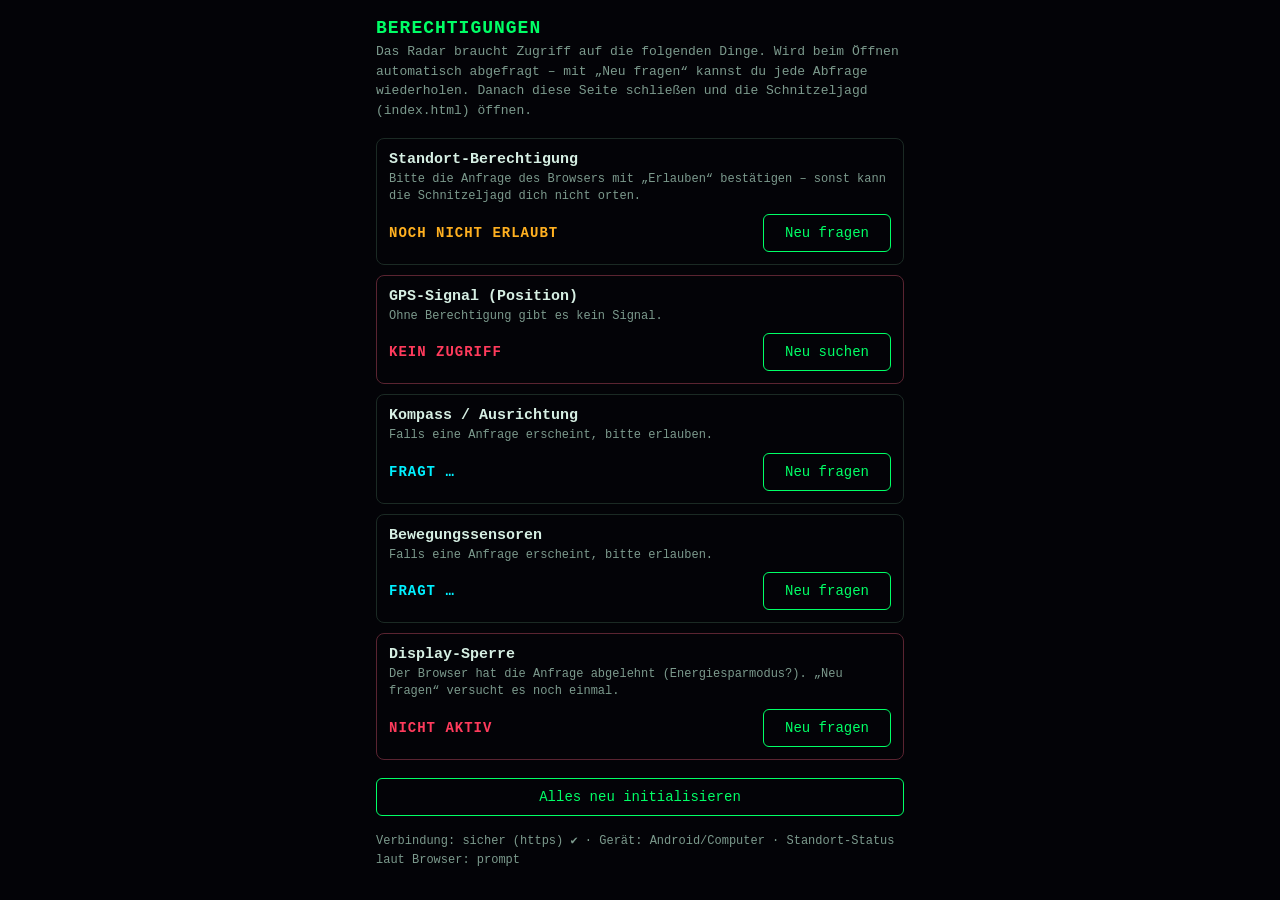
<file: init.html>
<!DOCTYPE html>
<html lang="de">
<head>
  <meta charset="UTF-8">
  <title>Berechtigungen</title>
  <meta name="viewport" content="width=device-width, initial-scale=1, viewport-fit=cover">
  <meta name="theme-color" content="#030307">
  <meta name="robots" content="noindex">

  <style>
    :root { --bg: #030307; --green: #00ff66; --cyan: #00f0ff; --red: #ff3b5c; --amber: #ffb020; --muted: #7c9a8d; --line: #1b2a24; }
    * { box-sizing: border-box; margin: 0; padding: 0; }
    html, body { background: var(--bg); color: #d6efe3; font-family: "Courier New", ui-monospace, Menlo, Consolas, monospace; }
    body { max-width: 560px; margin: 0 auto; padding: calc(env(safe-area-inset-top) + 18px) 16px calc(env(safe-area-inset-bottom) + 24px); }

    h1 { font-size: 18px; color: var(--green); letter-spacing: 1px; margin-bottom: 4px; }
    .sub { font-size: 13px; color: var(--muted); margin-bottom: 18px; line-height: 1.5; }

    ul { list-style: none; display: flex; flex-direction: column; gap: 10px; }
    li { display: flex; flex-wrap: wrap; align-items: center; gap: 8px 12px; padding: 12px; border: 1px solid var(--line); border-radius: 8px; }
    .info { flex: 1 1 100%; }
    .info b { display: block; font-size: 15px; }
    .detail { display: block; margin-top: 3px; font-size: 12px; line-height: 1.45; color: var(--muted); white-space: pre-line; }
    .status { flex: 1; font-weight: bold; font-size: 14px; letter-spacing: 1px; }
    li[data-state="ok"]   .status { color: var(--green); }
    li[data-state="err"]  .status { color: var(--red); }
    li[data-state="warn"] .status { color: var(--amber); }
    li[data-state="wait"] .status { color: var(--cyan); }
    li[data-state="err"] { border-color: #5a2431; }

    button {
      font: inherit; font-size: 14px; color: var(--green); background: transparent;
      border: 1px solid var(--green); border-radius: 6px; padding: 10px 14px; cursor: pointer;
    }
    button:active { background: rgba(0, 255, 102, 0.15); }
    li button { min-width: 128px; }

    .actions { display: flex; flex-direction: column; gap: 10px; margin-top: 18px; }
    .diag { margin-top: 16px; font-size: 12px; line-height: 1.6; color: var(--muted); }
    .diag.bad { color: var(--red); }
  </style>
</head>
<body>
  <h1>BERECHTIGUNGEN</h1>
  <p class="sub">Das Radar braucht Zugriff auf die folgenden Dinge. Wird beim Öffnen automatisch abgefragt – mit „Neu fragen“ kannst du jede Abfrage wiederholen. Danach diese Seite schließen und die Schnitzeljagd (index.html) öffnen.</p>

  <ul>
    <li id="r-geo" data-state="wait">
      <div class="info"><b>Standort-Berechtigung</b><span class="detail"></span></div>
      <span class="status">PRÜFE …</span>
      <button type="button" data-ask="geo">Neu fragen</button>
    </li>
    <li id="r-fix" data-state="wait">
      <div class="info"><b>GPS-Signal (Position)</b><span class="detail"></span></div>
      <span class="status">PRÜFE …</span>
      <button type="button" data-ask="fix">Neu suchen</button>
    </li>
    <li id="r-compass" data-state="wait">
      <div class="info"><b>Kompass / Ausrichtung</b><span class="detail"></span></div>
      <span class="status">PRÜFE …</span>
      <button type="button" data-ask="compass">Neu fragen</button>
    </li>
    <li id="r-motion" data-state="wait">
      <div class="info"><b>Bewegungssensoren</b><span class="detail"></span></div>
      <span class="status">PRÜFE …</span>
      <button type="button" data-ask="motion">Neu fragen</button>
    </li>
    <li id="r-wake" data-state="wait">
      <div class="info"><b>Display-Sperre</b><span class="detail"></span></div>
      <span class="status">PRÜFE …</span>
      <button type="button" data-ask="wake">Neu fragen</button>
    </li>
  </ul>

  <div class="actions">
    <button type="button" id="all">Alles neu initialisieren</button>
  </div>

  <p class="diag" id="diag"></p>

  <script>
  "use strict";

  /* ======================================================================
     init.html – zeigt, welche Zugriffe das Radar braucht, ob sie aktiv sind,
     und fragt sie beim Laden automatisch an. „Neu fragen“ wiederholt die
     Abfrage per Klick (nur so erlaubt Safari/iOS die Sensor-Freigabe).
     ====================================================================== */

  const $ = (id) => document.getElementById(id);
  const IS_IOS = /iP(hone|ad|od)/.test(navigator.userAgent) || (navigator.platform === "MacIntel" && navigator.maxTouchPoints > 1);

  function setRow(key, state, text, detail) {
    const row = $("r-" + key);
    row.dataset.state = state;
    row.querySelector(".status").textContent = text;
    row.querySelector(".detail").textContent = detail || "";
  }

  /* ---------- Standort: Berechtigung und Signal sind zwei verschiedene Dinge ----------
     1) Berechtigung: darf die Seite den Standort nutzen?  (sofort bekannt)
     2) Signal: kommt wirklich eine Position vom GPS?       (kann im Gebäude/Stadt dauern)    */
  const GEO_BLOCKED_HELP = IS_IOS
    ? "Auf dem iPhone ist der Standort für Safari oder diese Website ausgeschaltet – deshalb erscheint kein Dialog. " +
      "1) Einstellungen → Datenschutz & Sicherheit → Ortungsdienste: einschalten und „Safari-Websites“ auf „Beim Verwenden der App“ stellen. " +
      "2) In Safari: Adressleiste „aA“ → Website-Einstellungen → Standort → „Fragen“ oder „Erlauben“. " +
      "(Chrome auf dem iPhone: Einstellungen → Chrome → Standort.) Danach „Neu fragen“."
    : "Der Browser hat den Standort für diese Seite gesperrt. Öffne die Website-Einstellungen (Schloss-Symbol neben der Adresse → Berechtigungen → Standort → Erlauben). Danach „Neu fragen“.";

  const IOS_NO_DIALOG_HELP =
    "Es ist noch kein Dialog erschienen. Dann ist der Standort auf dem iPhone ausgeschaltet: Einstellungen → Datenschutz & Sicherheit → Ortungsdienste → „Safari-Websites“ → „Beim Verwenden der App“. " +
    "Anschließend in Safari „aA“ → Website-Einstellungen → Standort → „Fragen“ und hier „Neu fragen“ tippen.";

  let geoStatus = null;      // PermissionStatus (falls der Browser es unterstützt)
  let fixWatch = null, fixTimer = 0, fixSince = 0, fixRun = 0, hasFix = false;

  function showPermission(state) {
    if (state === "granted") setRow("geo", "ok", "ERLAUBT", "Die Seite darf den Standort nutzen.");
    else if (state === "denied") setRow("geo", "err", "BLOCKIERT", GEO_BLOCKED_HELP);
    else if (state === "prompt") setRow("geo", "warn", "NOCH NICHT ERLAUBT", "Bitte die Anfrage des Browsers mit „Erlauben“ bestätigen – sonst kann die Schnitzeljagd dich nicht orten.");
    else setRow("geo", "wait", "UNBEKANNT", "Dieser Browser verrät den Status nicht. Er wird beim ersten Positionsempfang klar.");
  }

  async function readPermission() {
    try {
      geoStatus = geoStatus || await navigator.permissions.query({ name: "geolocation" });
      return geoStatus.state;
    } catch (e) { return "unknown"; }
  }

  function stopFix() {
    if (fixWatch && navigator.geolocation) {
      navigator.geolocation.clearWatch(fixWatch.coarse);
      navigator.geolocation.clearWatch(fixWatch.fine);
    }
    fixWatch = null;
    clearInterval(fixTimer);
  }

  /** Startet die Positionssuche und zeigt live den Stand. Muss direkt im Klick/beim Laden aufgerufen werden
      (nicht nach einem await), damit Safari den Berechtigungs-Dialog zeigt. */
  function startFix() {
    stopFix();
    const run = ++fixRun;
    hasFix = false;

    if (!navigator.geolocation) {
      setRow("fix", "err", "NICHT VERFÜGBAR", "Dieses Gerät/dieser Browser unterstützt keine Ortung.");
      setRow("geo", "err", "NICHT VERFÜGBAR", "");
      return;
    }
    if (!window.isSecureContext) {
      const msg = "Ortung funktioniert nur über eine sichere Verbindung (https://).";
      setRow("geo", "err", "NICHT AKTIV", msg);
      setRow("fix", "err", "NICHT AKTIV", msg);
      return;
    }

    let best = Infinity, answered = false;

    fixSince = Date.now();
    const waiting = () => {
      if (hasFix) return;
      const s = Math.round((Date.now() - fixSince) / 1000);
      if (IS_IOS && !answered && s >= 8) setRow("fix", "warn", `KEIN DIALOG? ${s} s`, IOS_NO_DIALOG_HELP);
      else setRow("fix", "wait", `SUCHE … ${s} s`, "Das GPS sucht Satelliten. Im Freien mit freiem Himmel dauert das bis ca. 30 s, zwischen Häusern oder drinnen länger – oder es klappt gar nicht.");
    };
    waiting();
    fixTimer = setInterval(waiting, 1000);

    const onFix = (p) => {
      if (run !== fixRun) return;
      answered = true;
      const acc = Math.round(p.coords.accuracy);
      if (hasFix && acc > best * 1.2 + 5) return;
      best = Math.min(best, acc);
      hasFix = true;
      clearInterval(fixTimer);
      if (acc <= 20) setRow("fix", "ok", "AKTIV", `Position empfangen – Genauigkeit ±${acc} m (live).`);
      else setRow("fix", "warn", "UNGENAU", `Position empfangen, aber nur ±${acc} m genau. Für die Ankunft werden ±50 m benötigt – ins Freie gehen und warten.`);
      showPermission("granted");
    };

    const onErr = (err) => {
      if (run !== fixRun) return;
      answered = true;
      const reason = `Fehlermeldung des Browsers: „${err.message || "keine"}“ (Code ${err.code}).`;
      if (err.code === 1) {
        clearInterval(fixTimer);
        setRow("geo", "err", "BLOCKIERT", `${GEO_BLOCKED_HELP}\n${reason}`);
        setRow("fix", "err", "KEIN ZUGRIFF", "Ohne Berechtigung gibt es kein Signal.");
      } else if (err.code === 2) {
        clearInterval(fixTimer);
        setRow("fix", "err", "KEIN SIGNAL", `Die Position ist nicht verfügbar. Ortungsdienste des Handys einschalten und ins Freie gehen, dann „Neu suchen“. ${reason}`);
      }
      // code 3 = Zeitüberschreitung: die Suche läuft weiter, der Zähler oben zeigt es
    };

    const startWatchers = () => {
      if (run !== fixRun || fixWatch) return;
      // grob (schnell, Funkzellen/WLAN) und fein (GPS) parallel – die genauere Messung gewinnt
      fixWatch = {
        coarse: navigator.geolocation.watchPosition(onFix, onErr, { enableHighAccuracy: false, maximumAge: 15000, timeout: 30000 }),
        fine: navigator.geolocation.watchPosition(onFix, onErr, { enableHighAccuracy: true, maximumAge: 0, timeout: 60000 })
      };
    };

    // Zuerst EINE einzelne Anfrage: sie löst den Berechtigungs-Dialog aus. Mehrere gleichzeitige
    // Erst-Anfragen bringen Safari durcheinander. Erst danach starten die beiden Dauer-Abfragen.
    navigator.geolocation.getCurrentPosition(
      (p) => { onFix(p); startWatchers(); },
      (err) => { onErr(err); if (err.code !== 1) startWatchers(); },
      { enableHighAccuracy: false, maximumAge: 60000, timeout: 60000 }
    );
  }

  /** „Neu fragen“: Anfrage zuerst (direkt im Klick), danach den Status anzeigen */
  async function askGeo() {
    startFix();
    showPermission(await readPermission());
  }

  /* ---------- Kompass & Bewegungssensoren ---------- */
  const hasPermissionApi =
    typeof DeviceOrientationEvent !== "undefined" && typeof DeviceOrientationEvent.requestPermission === "function";

  /** Fragt Ausrichtung + Bewegung an. Ergebnis je Eintrag: "ok" | "denied" | "gesture" (Safari: Klick nötig) */
  function requestOrientationPermissions() {
    const reqs = [DeviceOrientationEvent.requestPermission()];
    if (typeof DeviceMotionEvent !== "undefined" && typeof DeviceMotionEvent.requestPermission === "function") {
      reqs.push(DeviceMotionEvent.requestPermission());
    }
    return Promise.all(reqs.map((p) => p.then(
      (r) => (r === "granted" ? "ok" : "denied"),
      (e) => (e && e.name === "NotAllowedError" ? "gesture" : "denied")
    )));
  }

  /** Wartet auf ein passendes Event; true, wenn innerhalb von ms etwas ankommt */
  function probeEvent(types, test, ms = 1500) {
    return new Promise((resolve) => {
      let done = false;
      const finish = (v) => {
        if (done) return;
        done = true;
        clearTimeout(timer);
        types.forEach((t) => window.removeEventListener(t, handler, true));
        resolve(v);
      };
      const handler = (e) => { if (test(e)) finish(true); };
      types.forEach((t) => window.addEventListener(t, handler, true));
      const timer = setTimeout(() => finish(false), ms);
    });
  }
  const probeCompass = () => probeEvent(
    ["deviceorientationabsolute", "deviceorientation"],
    (e) => typeof e.webkitCompassHeading === "number" || (e.alpha !== null && e.alpha !== undefined && e.absolute === true)
  );
  const probeMotion = () => probeEvent(
    ["devicemotion"],
    (e) => e.accelerationIncludingGravity && e.accelerationIncludingGravity.x !== null
  );
  /** Chrome/Android: Generic Sensor API (Magnetometer + Gyro + Beschleunigung) */
  function probeSensorApi(ms = 1500) {
    return new Promise((resolve) => {
      if (!("AbsoluteOrientationSensor" in window)) { resolve(false); return; }
      let sensor;
      const finish = (v) => { try { sensor && sensor.stop(); } catch (e) { /* schon gestoppt */ } clearTimeout(timer); resolve(v); };
      const timer = setTimeout(() => finish(false), ms);
      try {
        sensor = new AbsoluteOrientationSensor({ frequency: 20 });
        sensor.addEventListener("reading", () => finish(true));
        sensor.addEventListener("error", () => finish(false));
        sensor.start();
      } catch (e) { finish(false); }
    });
  }

  let sensorsBusy = false;

  async function askSensors() {
    if (sensorsBusy) return;
    sensorsBusy = true;
    // WICHTIG für Safari: die Abfrage muss synchron im Klick starten (vor jedem await)
    const permPromise = hasPermissionApi ? requestOrientationPermissions() : Promise.resolve(["ok"]);
    try {
      ["compass", "motion"].forEach((k) => setRow(k, "wait", "FRAGT …", "Falls eine Anfrage erscheint, bitte erlauben."));

      if (!window.isSecureContext) {
        const msg = "Sensoren funktionieren nur über eine sichere Verbindung (https://).";
        setRow("compass", "err", "NICHT AKTIV", msg);
        setRow("motion", "err", "NICHT AKTIV", msg);
        return;
      }

      const perm = await permPromise;

      if (perm.includes("gesture")) {
        const msg = "Safari erlaubt die Abfrage nur nach einer Berührung: Bitte „Neu fragen“ tippen.";
        setRow("compass", "err", "NICHT AKTIV", msg);
        setRow("motion", "err", "NICHT AKTIV", msg);
        return;
      }
      if (perm.includes("denied")) {
        const msg = "Zugriff abgelehnt. iPhone: Safari schließen und neu öffnen, dann „Neu fragen“ und „Erlauben“ wählen (oder Einstellungen → Safari → Erweitert → Website-Daten löschen). Ohne Kompass nutzt das Radar die Gehrichtung.";
        setRow("compass", "err", "BLOCKIERT", msg);
        setRow("motion", "err", "BLOCKIERT", msg);
        return;
      }

      // Prüfen, ob wirklich Messwerte ankommen
      const [compassEvents, sensorApi, motion] = await Promise.all([probeCompass(), probeSensorApi(), probeMotion()]);
      const noData = "Keine Messwerte vom Gerät (am Computer normal). Das Radar nutzt dann die Gehrichtung aus dem GPS.";
      if (compassEvents || sensorApi) setRow("compass", "ok", "AKTIV", sensorApi ? "Quelle: Sensor-API (Magnetometer + Gyro)." : "Quelle: Ausrichtungs-Sensor.");
      else setRow("compass", "warn", "KEINE DATEN", noData);
      if (motion || sensorApi) setRow("motion", "ok", "AKTIV", "Beschleunigung/Drehung werden gemessen.");
      else setRow("motion", "warn", "KEINE DATEN", noData);
    } finally {
      sensorsBusy = false;
    }
  }

  /* ---------- Display-Sperre ---------- */
  async function askWake() {
    if (!("wakeLock" in navigator)) {
      setRow("wake", "warn", "NICHT UNTERSTÜTZT", "Bitte in den Handy-Einstellungen den Display-Timeout verlängern, damit der Bildschirm nicht ausgeht.");
      return;
    }
    setRow("wake", "wait", "FRAGT …", "");
    try {
      const lock = await navigator.wakeLock.request("screen");
      await lock.release();
      setRow("wake", "ok", "AKTIV", "Das Display bleibt in der Radar-Ansicht eingeschaltet.");
    } catch (e) {
      setRow("wake", "err", "NICHT AKTIV", "Der Browser hat die Anfrage abgelehnt (Energiesparmodus?). „Neu fragen“ versucht es noch einmal.");
    }
  }

  /* ---------- Bedienung ---------- */
  const ASK = { geo: askGeo, fix: startFix, compass: askSensors, motion: askSensors, wake: askWake };
  document.querySelectorAll("[data-ask]").forEach((btn) =>
    btn.addEventListener("click", () => ASK[btn.dataset.ask]()));

  // Safari: Sensor-Abfrage und Standort zuerst starten, solange die Nutzer-Geste noch frisch ist
  $("all").addEventListener("click", () => { askSensors(); askGeo(); askWake(); });

  /* ---------- Start: beim Laden automatisch alles abfragen ---------- */
  async function autoStart() {
    // Positionssuche sofort starten (auch wenn der Browser „gesperrt“ meldet: dann kommt die genaue Fehlermeldung)
    startFix();
    askSensors();
    askWake();

    const state = await readPermission();
    showPermission(state);

    const diag = $("diag");
    diag.textContent = `Verbindung: ${window.isSecureContext ? "sicher (https) ✔" : "NICHT sicher – Standort und Sensoren funktionieren nur über https://"}` +
      ` · Gerät: ${IS_IOS ? "iPhone/iPad" : "Android/Computer"} · Standort-Status laut Browser: ${state}`;
    diag.classList.toggle("bad", !window.isSecureContext);

    // Wird der Standort später erlaubt (z. B. in den Einstellungen), geht es von selbst weiter
    try {
      geoStatus.addEventListener("change", () => { showPermission(geoStatus.state); if (geoStatus.state !== "denied") startFix(); });
    } catch (e) { /* Browser kennt keine Berechtigungs-Events */ }
  }
  autoStart();
  </script>
</body>
</html>
</file>
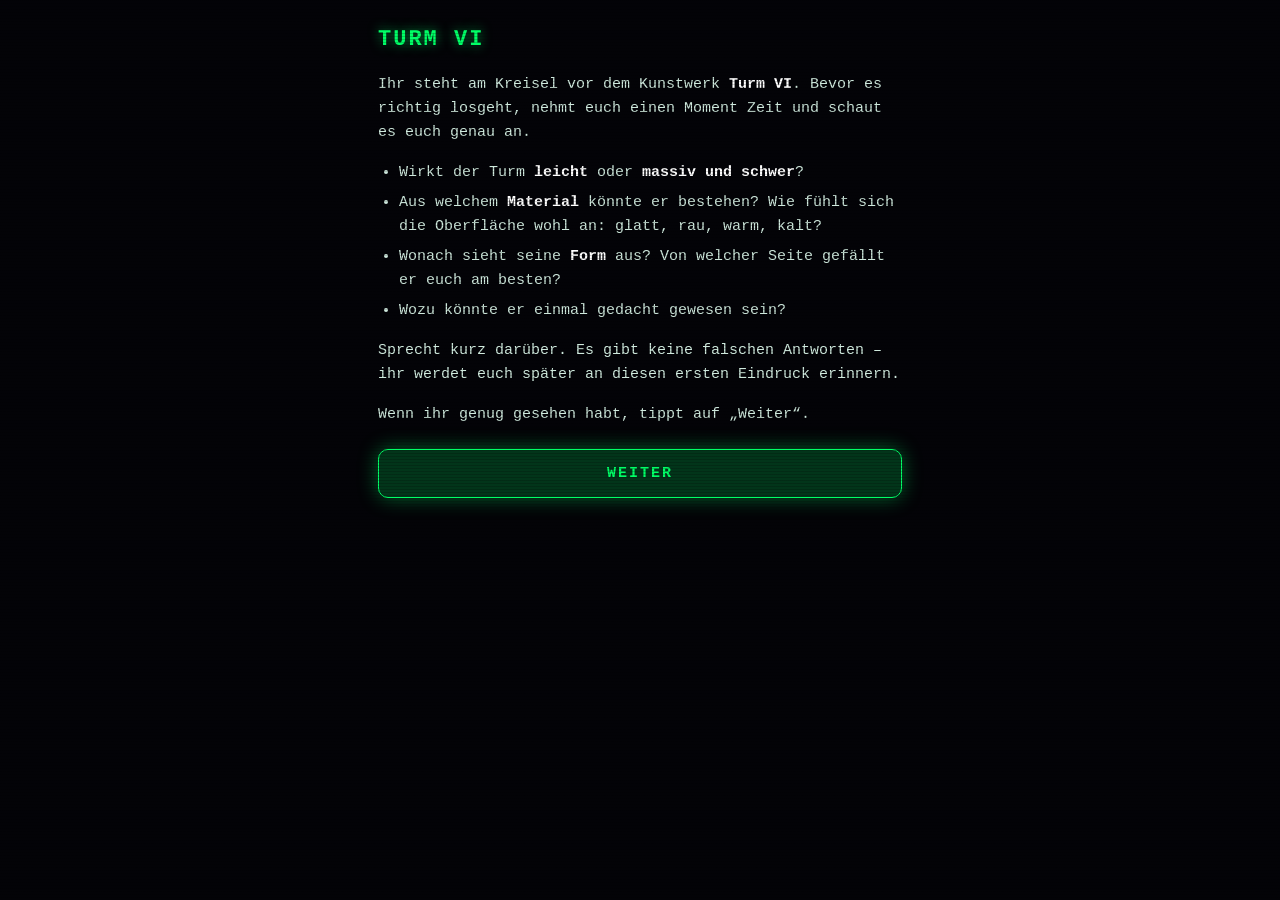
<file: reset.html>
<!DOCTYPE html>
<html lang="de">
<head>
  <meta charset="UTF-8">
  <title>Reset</title>
  <meta name="viewport" content="width=device-width, initial-scale=1">
  <meta name="theme-color" content="#030307">
  <meta name="robots" content="noindex">
  <style>
    html, body { height: 100%; margin: 0; background: #030307; color: #00ff66; font-family: "Courier New", monospace; }
    body { display: flex; align-items: center; justify-content: center; text-align: center; padding: 24px; }
    a { color: #00f0ff; }
  </style>
  <script>
    // Sofort beim Aufruf: gesamten localStorage leeren und zurück zum Start
    try { localStorage.clear(); } catch (e) { /* privater Modus */ }
    try { sessionStorage.clear(); } catch (e) { /* ignorieren */ }
    location.replace("index.html");
  </script>
</head>
<body>
  <p>FORTSCHRITT GELÖSCHT.<br><a href="index.html">Weiter zur Rallye</a></p>
</body>
</html>
</file>
